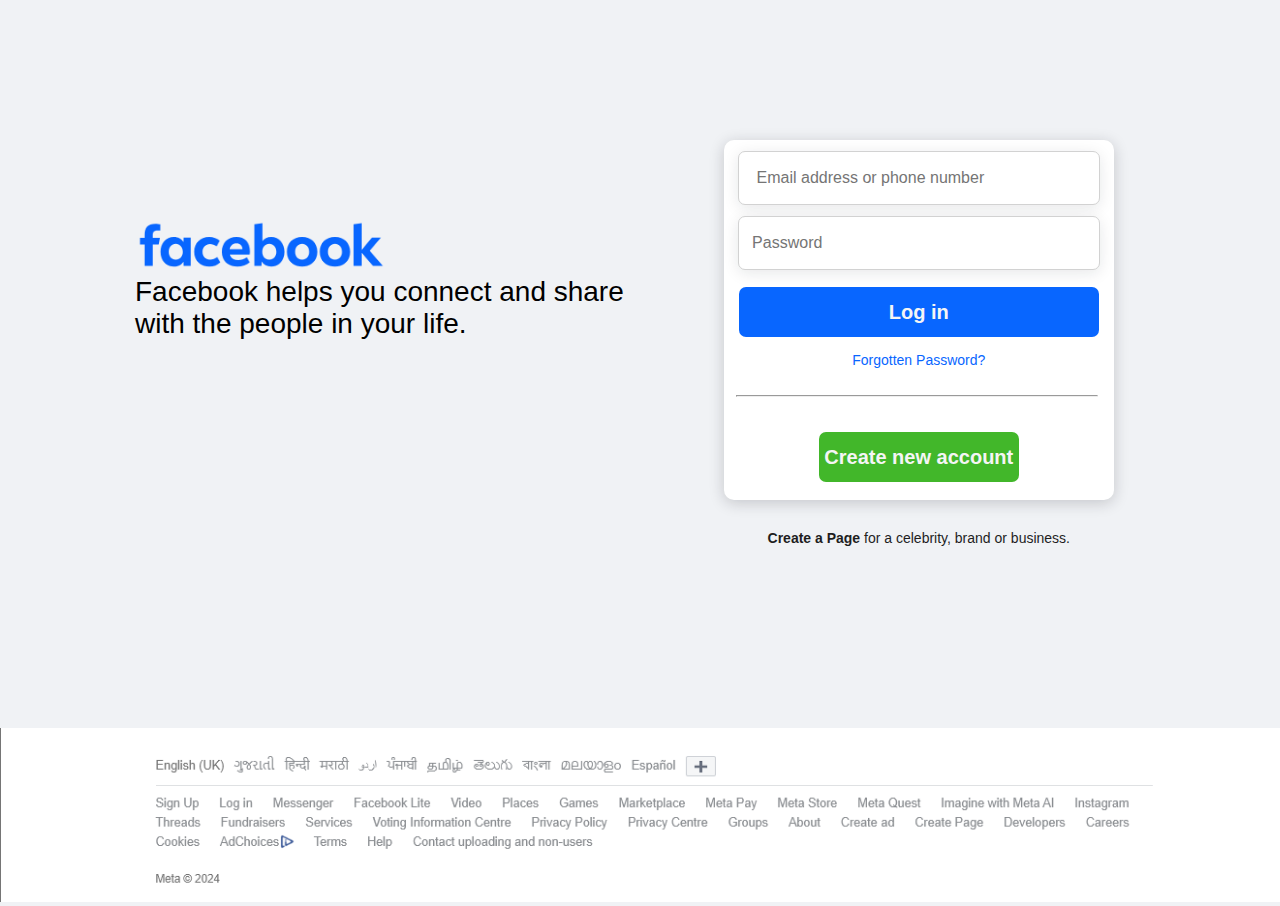
<file: facebook/index.html>
<!DOCTYPE html>
<html lang="en">
<head>
    <meta charset="UTF-8">
    <meta name="viewport" content="width=device-width, initial-scale=1.0">
    <title>Facebook-log in or sign up</title>
    <link rel="stylesheet" href="style.css">
    <link rel="icon" href="Facebook_Logo_(2019).png.webp">
</head>
<body>
<div>
    <div class="container" id="first">
        <img src="Screenshot 2024-03-08 150917.png">
        <br>
        Facebook helps you connect and share <br>
        with the people in your life.
    </div>

    <div class="container" id="second">
        <form onsubmit="reset()">
        <input type="email" placeholder="    Email address or phone number"><br>
        <input type="password" placeholder="   Password"><br>
        <button id="login" type="submit" href="#"><b>Log in</b></button><br>
        </form>
        <a  id="a" href="#">Forgotten Password?</a><br>
        <hr>
        <button id="new"><b>Create new account</b></button>
        <br>        <br>
        <br>
        <br>
        <b>Create a Page</b> for a celebrity, brand or business.

        </div></div>
        <br>
    <img id="foot" src="Screenshot 2024-03-08 163218.png">
</body>
</html>
</file>
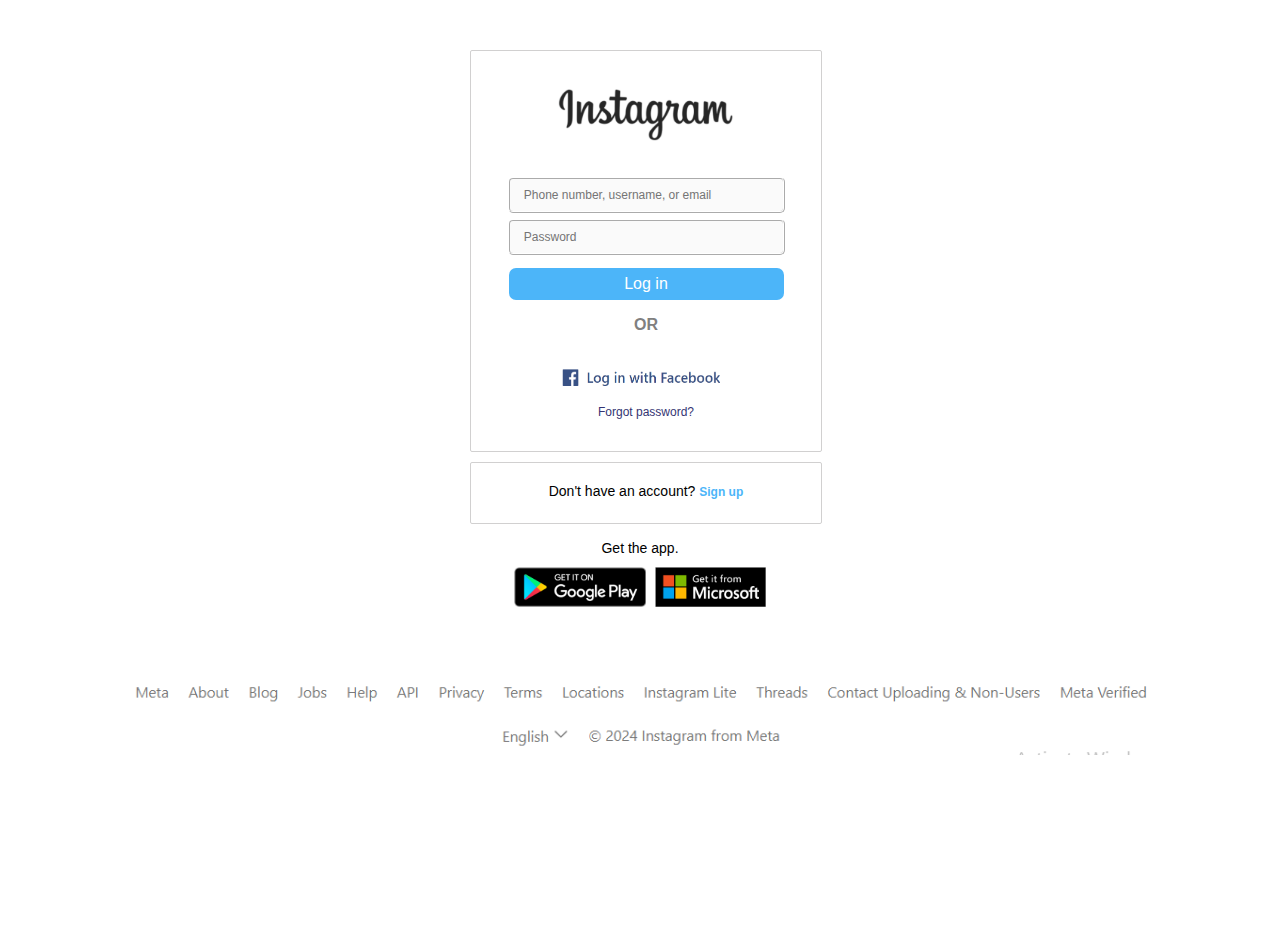
<file: instagram/index.html>
<!DOCTYPE html>
<html lang="en">
<head>
    <meta charset="UTF-8">
    <link rel="shortcut icon" type="x-icon" href="Instagram_icon.png">
    <meta name="viewport" content="width=device-width, initial-scale=1.0">
    <title>Instagram</title>
    <link rel="stylesheet" href="style.css">
</head>
<body>
   
       <!-- <img id="pic" src="Screenshot 2024-02-12 154023.png">
     -->
        <div>
        <img src="Screenshot 2024-02-09 180054.png".png>
        <br>
        <input type="text" placeholder=" Phone number, username, or email">
        <br>
        <input type="password" placeholder=" Password">
        <br>
        <button>Log in</button>
        <br><br>
        <pre><b>OR</b></pre>
         <a href="https://www.facebook.com/login.php?skip_api_login=1&api_key=124024574287414&kid_directed_site=0&app_id=124024574287414&signed_next=1&next=https%3A%2F%2Fwww.facebook.com%2Fdialog%2Foauth%3Fclient_id%3D124024574287414%26locale%3Den_US%26redirect_uri%3Dhttps%253A%252F%252Fwww.instagram.com%252Faccounts%252Fsignup%252F%26response_type%3Dcode%252Cgranted_scopes%26scope%3Demail%26state%3D%257B%2522fbLoginKey%2522%253A%2522184nw6h1434pc1jwjjdi1c1q0hkonp3q1d6ckdjjgh92z1tgglmw%2522%252C%2522fbLoginReturnURL%2522%253A%2522%252Ffxcal%252Fdisclosure%252F%253Fnext%253D%25252F%2522%257D%26ret%3Dlogin%26fbapp_pres%3D0%26logger_id%3D121da82b-780e-4821-9ccd-c0fb606e4880%26tp%3Dunspecified&cancel_url=https%3A%2F%2Fwww.instagram.com%2Faccounts%2Fsignup%2F%3Ferror%3Daccess_denied%26error_code%3D200%26error_description%3DPermissions%2Berror%26error_reason%3Duser_denied%26state%3D%257B%2522fbLoginKey%2522%253A%2522184nw6h1434pc1jwjjdi1c1q0hkonp3q1d6ckdjjgh92z1tgglmw%2522%252C%2522fbLoginReturnURL%2522%253A%2522%252Ffxcal%252Fdisclosure%252F%253Fnext%253D%25252F%2522%257D%23_%3D_&display=page&locale=en_GB&pl_dbl=0"><img id="facebook" src="Screenshot 2024-02-09 180258j.png"></a>
        <a id="forgot" href="https://www.instagram.com/accounts/password/reset/?next=https%3A%2F%2Fwww.instagram.com%2F">Forgot password?</a>
    </div>

    <div id="signup">
        Don't have an account?
        <a href="https://www.instagram.com/accounts/emailsignup/?next=https%3A%2F%2Fwww.instagram.com%2F"><b>Sign up</b></a>
    </div><br>
    Get the app.
    <br>
    <a target="_blank" href="https://play.google.com/store/apps/details?id=com.instagram.android&referrer=ig_mid%3D6EE371B3-8DE9-4D8A-8B1E-A8ABF20E5BA6%26utm_campaign%3DloginPage%26utm_content%3Dlo%26utm_source%3Dinstagramweb%26utm_medium%3Dbadge%26original_referrer%3Dhttps%3A%2F%2Fwww.google.com%2F"><img id="playstore" src="Screenshot 2024-02-09 180400.png"></a>
    <a href="#"><img id="micro" src="Screenshot 2024-02-09 180455.png"></a>
<footer>
    <img id="footer" src="Screenshot 2024-02-09 180702.png">
</footer>
</body>
</html>
</file>
<file: facebook/style.css>
*{
    margin:0;
    padding:0;
}
body{
    background-color: #f0f2f5;
    align-items: center;

}
div{
    display: flex;
}
img{
    width:250px;
}
#first{
    font-size: 28px;
    font-family:arial;
    margin-top: 220px;
    margin-left: 135px;
}
#second{
    width:390px;
    height:360px;
    font-family: arial;
    font-size:14px;
    border-radius:10px;
    margin-top:140px;
    margin-left:100px;
    background-color:white;
    text-align:center;
    align-items: center;
    color:rgb(30,30,30);
    box-shadow: 0px 3px 15px rgba(24, 26, 35, 0.2);
}
.container{
    display:inline-block;
}


#a{
    color:#0866ff;
    font-size: 14px;
     text-decoration: none;
    font-family: arial;
}
hr{
    width:360px;
    margin-left:12px;
    margin-top:27px;

}
input{
    height:52px;
    width:360px;
    border-radius: 7px;
    border-color:rgb(210, 210, 210);
    border-style:ridge;
    border-width: 1px;
    margin-top:11px;
    box-shadow: 0px 3px 15px rgba(24, 26, 35, 0.1);
    font-family: arial;
    font-size:16px;
    color:grey;
}
#login{
    font-size: 20px;
    height:50px;
    width:360px;
    border-radius: 7px;
    background-color:#0866ff ;
    color:whitesmoke;
    text-align: center;
    border-color:#0866ff;
    margin-top:17px;
    margin-bottom:15px;
    border-style: none;
    cursor:pointer;

}
#new{
    font-size: 20px;
    height:50px;
    width:200px;
    border-radius: 7px;
    background-color:#42b72a;
    border-style: none;
    color:whitesmoke;
    text-align: center;
    font-family: Arial, Helvetica, sans-serif;
    border-color:#42b72a;
    margin-top:35px;
    cursor:pointer;
}
#foot{
    width:1300px;
    margin-top:210px;
}
</file>
<file: instagram/style.css>
*{
    margin: 0px;
    padding:0px;
}
img{
    height:55px;
    margin-top:35px;
    margin-bottom:30px ;
}
body{
     height:100vh;
     width:100%;
    font-size:14px;
    font-family: sans-serif;
    align-items: center;
    text-align: center;
    justify-content:center ;
}

#pic{
    height:560px;
    text-align: left;
    margin-left: 250px;
}

div{
    height:400px;
    width:350px;
    background-color: white;
    border-style:solid;
    border-width:0.5px;
    border-radius: 2px;
    border-color: rgb(209, 208, 208);
    text-align: center;
    margin-left: 470px;
    margin-top: 50px;
}
#signup{
    font-family: arial;
    height:40px;
    margin-top:10px;
    padding-top:20px;
    text-align: center;
}
input{
    height:32px;
    width:262px;
    padding-left:11px;
    border-radius: 5px;
    border-color: white;
    border-style:ridge;
    margin:3px;
}
input[type=text]{
    background:#fafafa;
    font-size: 12px;
    
}
input[type=password]{
    background:#fafafa;
    font-size: 12px;
}
button{
    font-size: 16px;
    height:32px;
    width:275px;
    border-radius: 7px;
    border-style:none;
    background-color:#4cb5f9 ;
    color:white;
    text-align: center;
    margin-top:10px;
    cursor: pointer;
}
pre{
    color:grey;
    font-size:medium;
    font-family: arial;
}
#line{
    height:3px;
    width:125px;
    
}
#facebook{
    height:16.5px;
    padding-left:80px;
    margin-right:90px;
    margin-bottom:14px;
    
}
#playstore{
    height:40px;
    margin-top:11px;
    margin-right:5px;
}
#micro{
    height:40px;
    margin-top:11px;
}
a{
    font-family:sans-serif;
    font-size: 12px;
    color:#4cb5f9;
    text-decoration: none;

}
#forgot{
    color:rgb(52, 52, 115);
}
#footer{
    height:80px;
    margin-bottom:50px;
}
</file>
